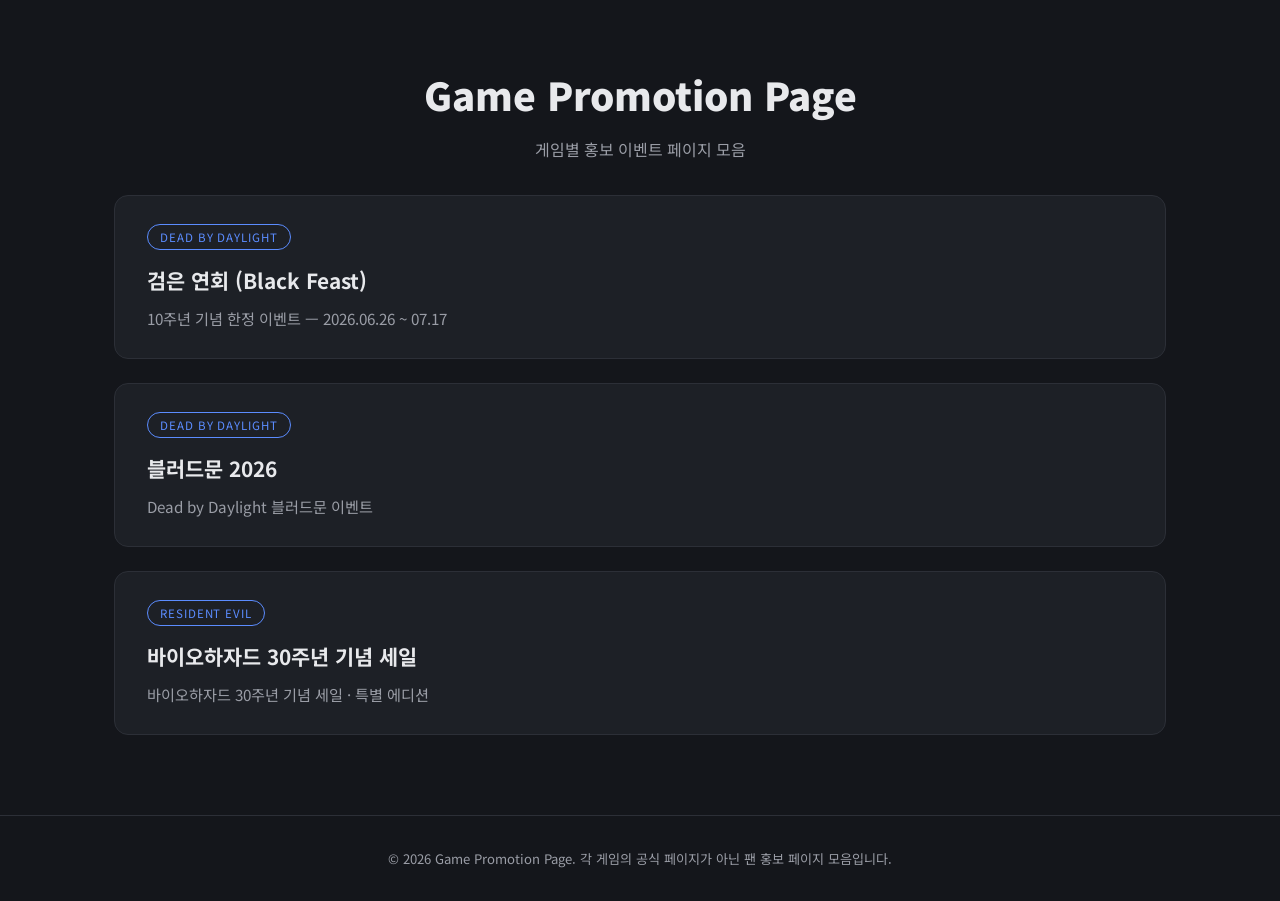
<file: index.html>
<!DOCTYPE html>
<html lang="ko">
<head>
<meta charset="UTF-8">
<meta name="viewport" content="width=device-width, initial-scale=1.0">
<title>Game Promotion Page</title>
<meta name="description" content="게임별 홍보 이벤트 페이지 모음">
<link rel="preconnect" href="https://fonts.googleapis.com">
<link rel="preconnect" href="https://fonts.gstatic.com" crossorigin>
<link href="https://fonts.googleapis.com/css2?family=Noto+Sans+KR:wght@400;500;700;900&display=swap" rel="stylesheet">
<style>
  :root {
    --bg: #14161b;
    --surface: #1d2026;
    --border: #2c2f37;
    --text: #e8e9ec;
    --text-dim: #9a9da6;
    --accent: #5b8cff;
  }
  * { margin: 0; padding: 0; box-sizing: border-box; }
  body {
    background: var(--bg);
    color: var(--text);
    font-family: 'Noto Sans KR', sans-serif;
    line-height: 1.6;
  }
  .container { max-width: 1100px; margin: 0 auto; padding: 0 24px; }
  header.site-header { padding: 64px 0 32px; text-align: center; }
  header.site-header h1 { font-size: clamp(1.8rem, 4vw, 2.4rem); font-weight: 900; margin-bottom: 12px; }
  header.site-header p { color: var(--text-dim); }
  main { padding-bottom: 80px; }
  .card-grid {
    display: grid;
    grid-template-columns: 1fr;
    gap: 24px;
  }
  .game-card {
    display: flex;
    flex-direction: column;
    background: var(--surface);
    border: 1px solid var(--border);
    border-radius: 14px;
    padding: 28px 32px;
    text-decoration: none;
    color: var(--text);
    transition: transform 0.25s, border-color 0.25s;
  }
  .game-card:hover { transform: translateY(-3px); border-color: var(--accent); }
  .game-card .tag {
    display: inline-block;
    font-size: 0.72rem;
    letter-spacing: 0.08em;
    text-transform: uppercase;
    color: var(--accent);
    border: 1px solid var(--accent);
    border-radius: 999px;
    padding: 3px 12px;
    margin-bottom: 14px;
    width: fit-content;
  }
  .game-card h2 { font-size: 1.3rem; margin-bottom: 8px; }
  .game-card p { color: var(--text-dim); font-size: 0.95rem; }
  footer { text-align: center; padding: 32px 0; color: var(--text-dim); font-size: 0.82rem; border-top: 1px solid var(--border); }

  @media (min-width: 768px) {
    .card-grid.cols-2 { grid-template-columns: repeat(2, 1fr); }
    .card-grid.cols-3 { grid-template-columns: repeat(3, 1fr); }
  }
</style>
</head>
<body>

<header class="site-header">
  <div class="container">
    <h1>Game Promotion Page</h1>
    <p>게임별 홍보 이벤트 페이지 모음</p>
  </div>
</header>

<main>
  <div class="container">
    <div class="card-grid">

      <a class="game-card" href="DBD/2026/black-feast/index.html">
        <span class="tag">Dead by Daylight</span>
        <h2>검은 연회 (Black Feast)</h2>
        <p>10주년 기념 한정 이벤트 — 2026.06.26 ~ 07.17</p>
      </a>

      <a class="game-card" href="DBD/2026/BloodMoon/DBD_bloodmoon2026.html">
        <span class="tag">Dead by Daylight</span>
        <h2>블러드문 2026</h2>
        <p>Dead by Daylight 블러드문 이벤트</p>
      </a>

      <a class="game-card" href="BIOHAZARD/2026/BIOHAZARD_30TH_SALE/index.html">
        <span class="tag">Resident Evil</span>
        <h2>바이오하자드 30주년 기념 세일</h2>
        <p>바이오하자드 30주년 기념 세일 · 특별 에디션</p>
      </a>

    </div>
  </div>
</main>

<footer>
  <div class="container">
    &copy; 2026 Game Promotion Page. 각 게임의 공식 페이지가 아닌 팬 홍보 페이지 모음입니다.
  </div>
</footer>

</body>
</html>
</file>
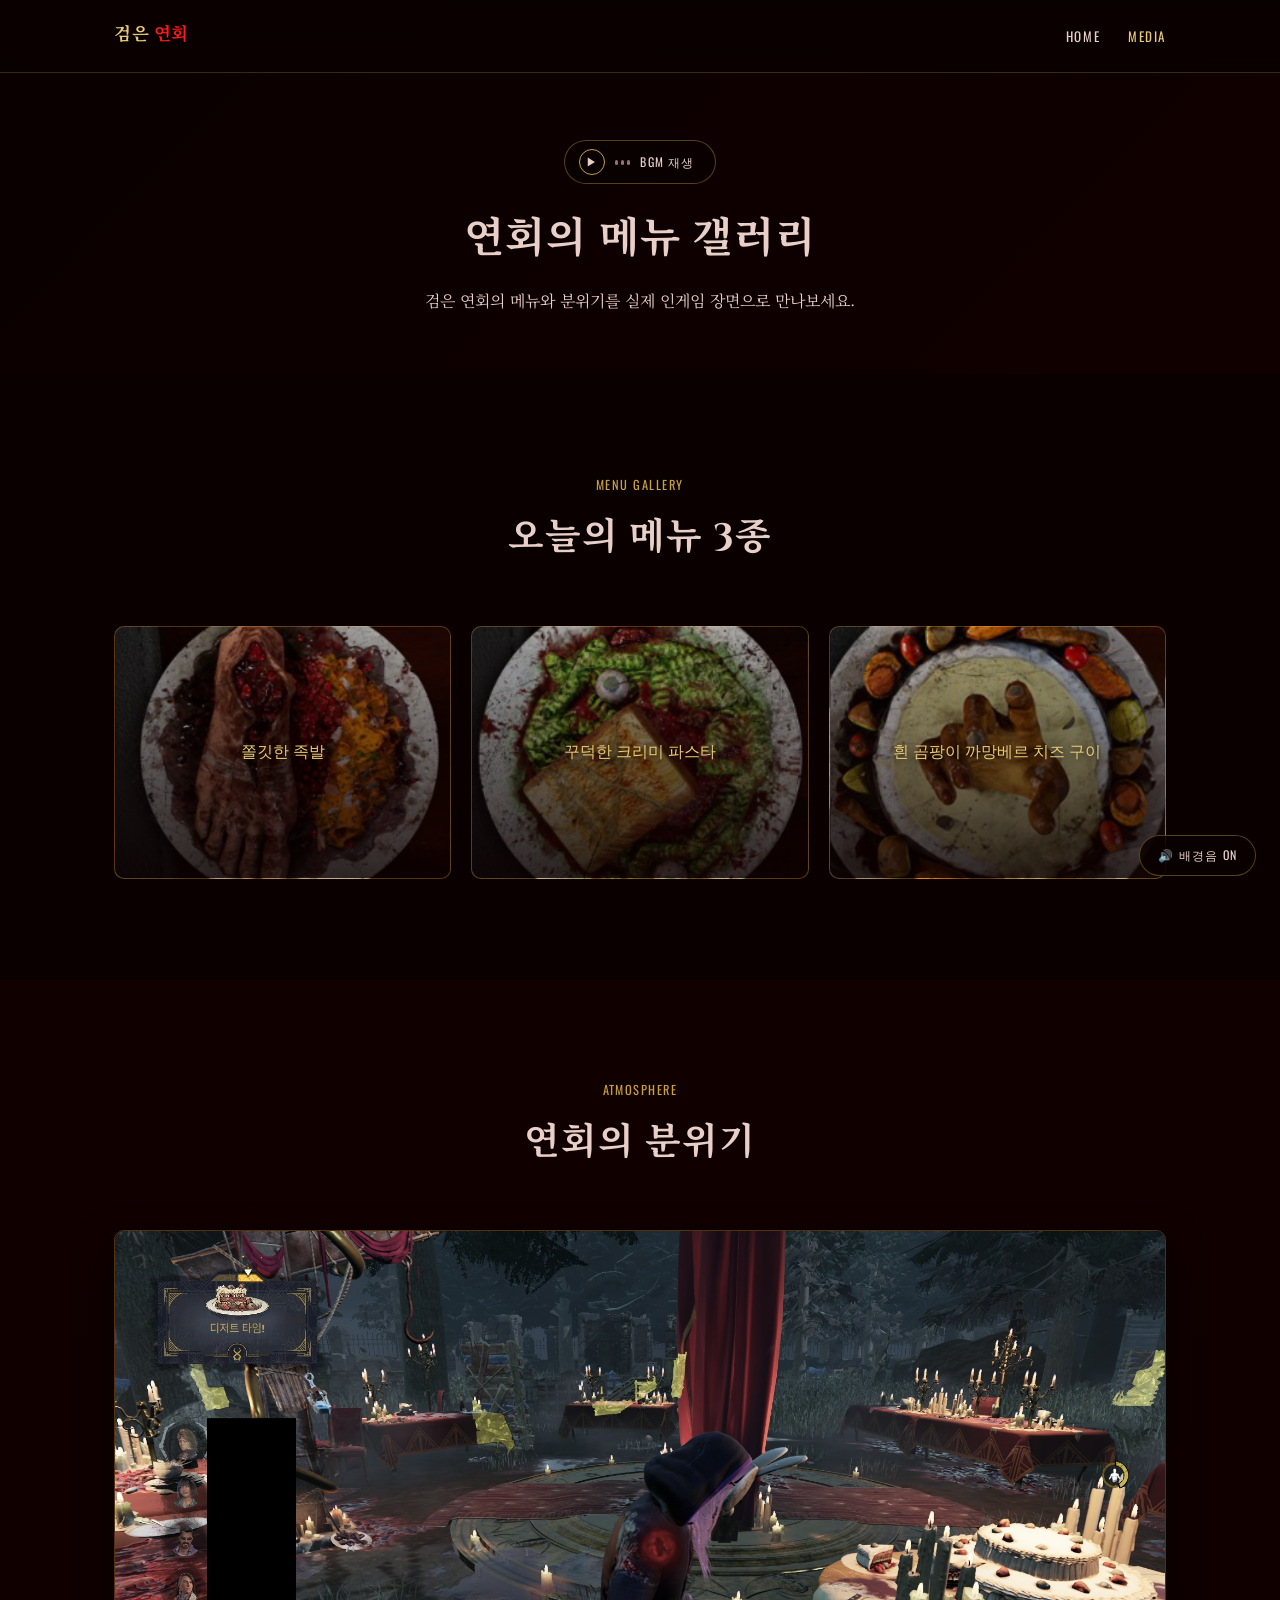
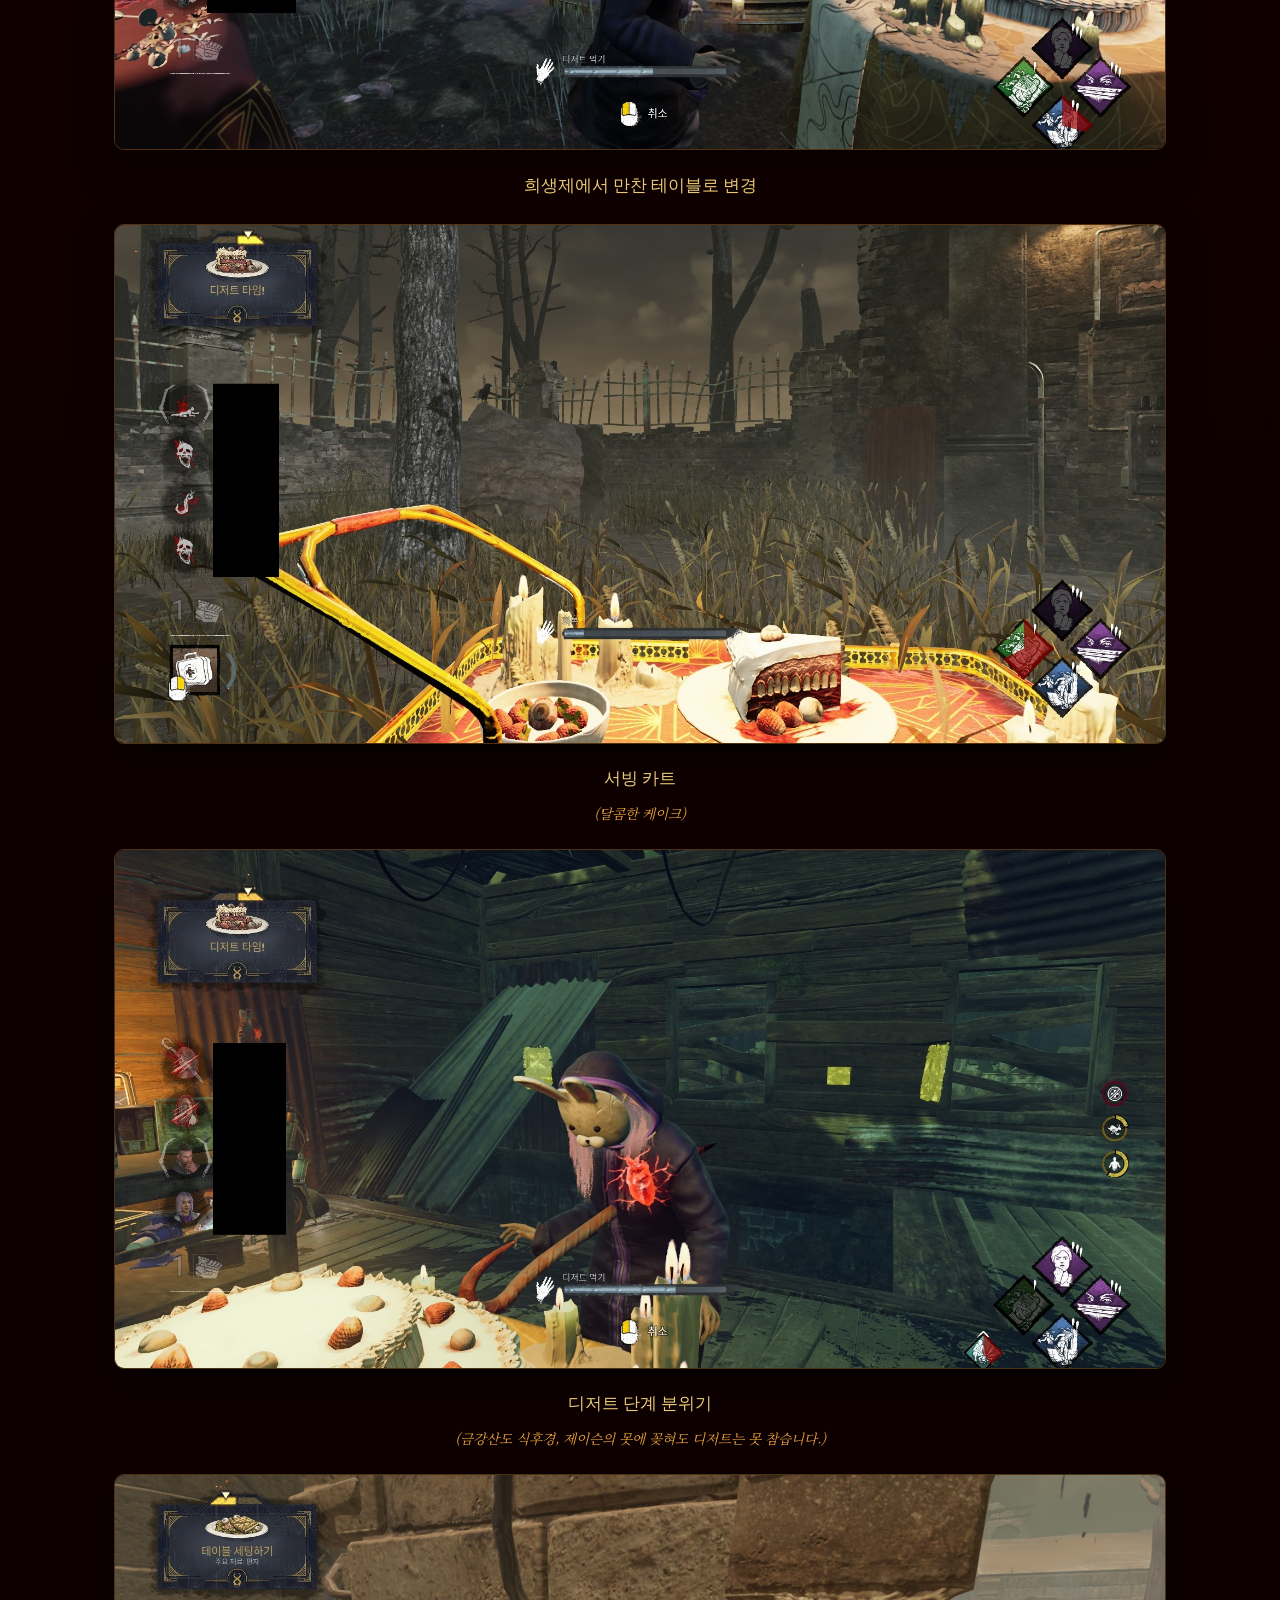
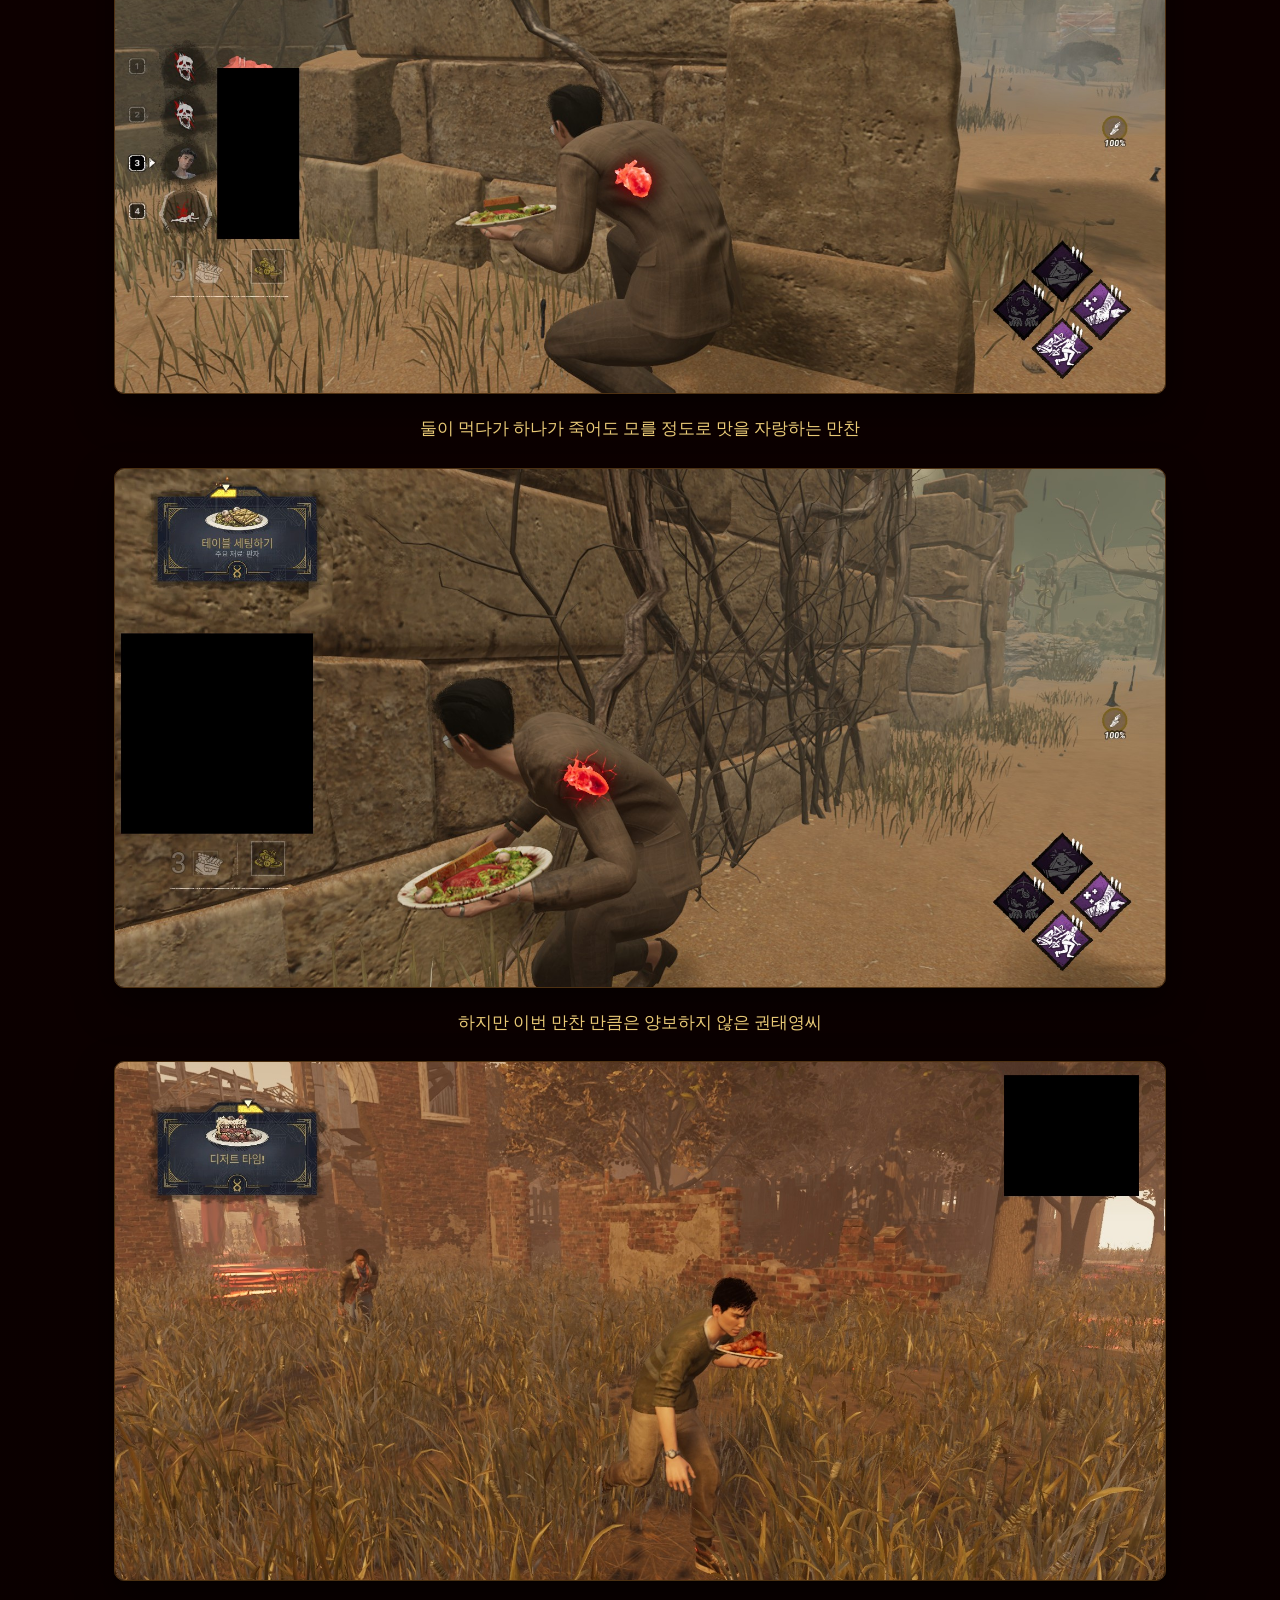
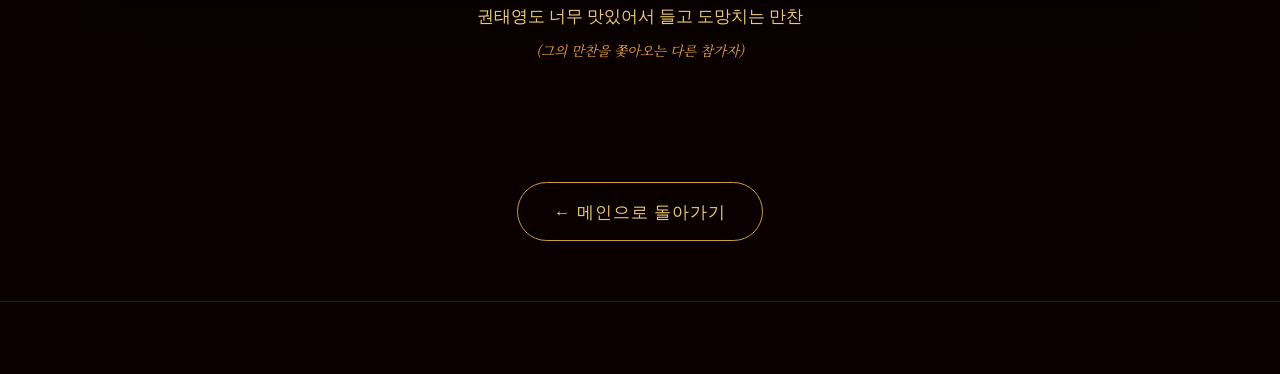
<file: DBD/2026/black-feast/media.html>
<!DOCTYPE html>
<html lang="ko">
<head>
<meta charset="UTF-8">
<meta name="viewport" content="width=device-width, initial-scale=1.0">
<title>검은 연회 미디어 갤러리 | Black Feast - Dead by Daylight</title>
<meta name="description" content="검은 연회 이벤트의 메뉴 갤러리와 연회 분위기 컨셉 아트를 확인하세요.">
<link rel="preconnect" href="https://fonts.googleapis.com">
<link rel="preconnect" href="https://fonts.gstatic.com" crossorigin>
<link href="https://fonts.googleapis.com/css2?family=Cinzel:wght@500;600;700&family=Oswald:wght@300;400;500;700&family=Noto+Serif+KR:wght@300;400;500;700&display=swap" rel="stylesheet">
<link rel="stylesheet" href="https://unpkg.com/aos@2.3.1/dist/aos.css">
<link rel="stylesheet" href="./css/style.css">
</head>
<body>

<header class="site-header">
  <div class="container">
    <a href="index.html" class="brand">검은 <span>연회</span></a>
    <nav>
      <ul class="nav-links">
        <li><a href="index.html">HOME</a></li>
        <li><a href="media.html" class="active">MEDIA</a></li>
      </ul>
    </nav>
    <button class="nav-toggle" aria-label="메뉴 열기">
      <span></span><span></span><span></span>
    </button>
  </div>
</header>

<main>

  <section class="page-hero">
    <div class="container">
      <button class="audio-toggle-btn bgm-player audio-toggle-inline" onclick="toggleAudio()">
        <span class="bgm-player-icon">▶</span>
        <span class="bgm-player-bars"><span></span><span></span><span></span></span>
        <span class="bgm-player-label">BGM 재생</span>
      </button>
      <h1 data-aos="fade-up">연회의 메뉴 갤러리</h1>
      <p data-aos="fade-up" data-aos-delay="100">검은 연회의 메뉴와 분위기를 실제 인게임 장면으로 만나보세요.</p>
    </div>
  </section>

  <section class="section">
    <div class="container">
      <div class="section-head">
        <span class="section-eyebrow">Menu Gallery</span>
        <h2 class="section-title">오늘의 메뉴 3종</h2>
      </div>
      <div class="gallery-grid">
        <div class="gallery-card gallery-card--photo" data-aos="fade-up" style="background-image: url('./images/dish-trotters.png');"><span>쫄깃한 족발</span></div>
        <div class="gallery-card gallery-card--photo" data-aos="fade-up" data-aos-delay="100" style="background-image: url('./images/dish-pasta.png');"><span>꾸덕한 크리미 파스타</span></div>
        <div class="gallery-card gallery-card--photo" data-aos="fade-up" data-aos-delay="200" style="background-image: url('./images/dish-camembert.png');"><span>흰 곰팡이 까망베르 치즈 구이</span></div>
      </div>
    </div>
  </section>

  <section class="section section-alt">
    <div class="container">
      <div class="section-head">
        <span class="section-eyebrow">Atmosphere</span>
        <h2 class="section-title">연회의 분위기</h2>
      </div>
      <figure class="gallery-feature" data-aos="fade-up">
        <img src="./images/atmosphere-tables.jpg" alt="촛불 만찬 테이블">
        <figcaption>희생제에서 만찬 테이블로 변경</figcaption>
      </figure>
      <figure class="gallery-feature" data-aos="fade-up" data-aos-delay="100">
        <img src="./images/atmosphere-cart.jpg" alt="서빙 카트">
        <figcaption>서빙 카트</figcaption>
        <p class="fun-fact">(달콤한 케이크)</p>
      </figure>
      <figure class="gallery-feature" data-aos="fade-up" data-aos-delay="200">
        <img src="./images/atmosphere-dessert.jpg" alt="디저트 단계 분위기">
        <figcaption>디저트 단계 분위기</figcaption>
        <p class="fun-fact">(금강산도 식후경, 제이슨의 못에 꽂혀도 디저트는 못 참습니다.)</p>
      </figure>
      <figure class="gallery-feature" data-aos="fade-up" data-aos-delay="300">
        <img src="./images/atmosphere-tableset.jpg" alt="둘이 먹다가 하나가 죽어도 모를 정도로 맛을 자랑하는 만찬">
        <figcaption>둘이 먹다가 하나가 죽어도 모를 정도로 맛을 자랑하는 만찬</figcaption>
      </figure>
      <figure class="gallery-feature" data-aos="fade-up" data-aos-delay="350">
        <img src="./images/atmosphere-guarding.jpg" alt="하지만 이번 만찬 만큼은 양보하지 않은 권태영씨">
        <figcaption>하지만 이번 만찬 만큼은 양보하지 않은 권태영씨</figcaption>
      </figure>
      <figure class="gallery-feature" data-aos="fade-up" data-aos-delay="400">
        <img src="./images/atmosphere-runaway.jpg" alt="권태영도 너무 맛있어서 들고 도망치는 만찬">
        <figcaption>권태영도 너무 맛있어서 들고 도망치는 만찬</figcaption>
        <p class="fun-fact">(그의 만찬을 쫓아오는 다른 참가자)</p>
      </figure>
    </div>
  </section>

  <div class="back-home">
    <a href="index.html" class="back-link">← 메인으로 돌아가기</a>
  </div>

</main>

<footer class="site-footer">
  <div class="container">
  </div>
</footer>

<script src="https://unpkg.com/aos@2.3.1/dist/aos.js"></script>
<script src="./js/main.js"></script>
<script src="./js/ambient.js"></script>
<button class="audio-toggle-btn audio-toggle-fixed" onclick="toggleAudio()">🔊 배경음 ON</button>
</body>
</html>
</file>
<file: DBD/2026/black-feast/css/style.css>
:root {
  --blood: #8b0000;
  --blood-bright: #cc1111;
  --blood-glow: #ff1a1a;
  --deep: #0a0000;
  --dark: #110000;
  --mid: #1a0000;
  --surface: #220505;
  --text: #e8d0c8;
  --text-dim: #9a7070;
  --gold: #c8a040;
  --gold-bright: #e8c976;
  --poison: #5fae3d;
  --candle: #e8a23d;
}

* { margin: 0; padding: 0; box-sizing: border-box; }

html { scroll-behavior: smooth; }

body {
  background: var(--deep);
  color: var(--text);
  font-family: 'Noto Serif KR', serif;
  line-height: 1.7;
  overflow-x: hidden;
}

h1, h2, h3, .brand, .badge-number {
  font-family: 'Cinzel', 'Noto Serif KR', serif;
  letter-spacing: 0.03em;
}

.eyebrow, .section-eyebrow, .tag, .nav-links a, .meta-date {
  font-family: 'Oswald', 'Noto Serif KR', sans-serif;
  text-transform: uppercase;
  letter-spacing: 0.12em;
}

a { color: inherit; text-decoration: none; }

.container { max-width: 1100px; margin: 0 auto; padding: 0 24px; }

/* Header */
.site-header {
  position: fixed;
  top: 0; left: 0; right: 0;
  z-index: 100;
  background: linear-gradient(180deg, rgba(10,0,0,0.95), rgba(10,0,0,0.7));
  border-bottom: 1px solid rgba(200,160,64,0.25);
}
.site-header .container {
  display: flex;
  align-items: center;
  justify-content: space-between;
  height: 72px;
}
.brand { font-size: 1.1rem; font-weight: 700; color: var(--gold-bright); }
.brand span { color: var(--blood-glow); }
.nav-links { display: flex; gap: 28px; list-style: none; }
.nav-links a { font-size: 0.82rem; color: var(--text); transition: color 0.25s; }
.nav-links a:hover, .nav-links a.active { color: var(--gold-bright); }
.nav-toggle { display: none; flex-direction: column; gap: 5px; background: none; border: none; cursor: pointer; }
.nav-toggle span { width: 24px; height: 2px; background: var(--gold-bright); }

/* Banner */
.banner-hero {
  min-height: 100vh;
  display: flex;
  flex-direction: column;
  align-items: center;
  justify-content: center;
  text-align: center;
  position: relative;
  background:
    linear-gradient(180deg, rgba(10,0,0,0.25) 0%, rgba(10,0,0,0.35) 60%, var(--deep) 100%),
    url('https://deadbydaylight.wiki.gg/images/thumb/EventBanner_theblackbanquet2026.jpg/1920px-EventBanner_theblackbanquet2026.jpg?2b21d1') center 30% / cover no-repeat;
  padding: 0 24px;
}
.banner-text { max-width: 640px; }
.banner-hero .scroll-cue {
  position: absolute;
  bottom: 40px;
  left: 50%;
  transform: translateX(-50%);
}

/* Invitation */
.invitation-section {
  padding: 100px 0;
  background: linear-gradient(180deg, var(--deep), var(--dark));
}
.invitation-inner {
  display: grid;
  grid-template-columns: 420px 1fr;
  gap: 56px;
  align-items: center;
}
.invitation-card-wrap {
  position: relative;
  width: 420px;
  height: 220px;
  border-radius: 6px;
  overflow: hidden;
  box-shadow: 0 0 40px rgba(204,17,17,0.3), 0 20px 44px rgba(0,0,0,0.6);
  border: 1px solid rgba(200,160,64,0.35);
}
.invitation-card {
  position: absolute;
  top: 50%;
  left: 50%;
  width: 220px;
  height: 420px;
  max-width: none;
  object-fit: cover;
  transform: translate(-50%, -50%) rotate(-90deg);
}
.invitation-text .section-eyebrow { display: block; margin-bottom: 12px; }
.invitation-text .section-title { text-align: left; margin-bottom: 18px; }
.invitation-text p { color: var(--text); font-size: 1.02rem; }

/* Hero */
.hero {
  min-height: 100vh;
  display: flex;
  align-items: center;
  justify-content: center;
  text-align: center;
  position: relative;
  background:
    radial-gradient(ellipse at 50% 30%, rgba(204,17,17,0.18), transparent 60%),
    linear-gradient(135deg, var(--deep), var(--dark), var(--mid));
  padding: 80px 24px 60px;
}
.hero::before {
  content: '';
  position: absolute;
  inset: 0;
  background:
    repeating-linear-gradient(90deg, transparent 0 38px, rgba(200,160,64,0.05) 38px 39px),
    repeating-linear-gradient(0deg, transparent 0 38px, rgba(200,160,64,0.05) 38px 39px);
  opacity: 0.5;
  pointer-events: none;
}
.hero-inner { position: relative; max-width: 760px; }
.hero-figure {
  width: 280px;
  max-width: 60vw;
  display: block;
  margin: 0 auto -10px;
  mix-blend-mode: lighten;
  -webkit-mask-image: radial-gradient(ellipse 65% 78% at 50% 42%, black 55%, transparent 100%);
  mask-image: radial-gradient(ellipse 65% 78% at 50% 42%, black 55%, transparent 100%);
  filter: drop-shadow(0 0 36px rgba(204,17,17,0.3));
}
.event-period {
  display: block;
  width: max-content;
  border: 1px solid var(--gold);
  background: rgba(10,0,0,0.5);
  color: var(--gold-bright);
  padding: 6px 18px;
  border-radius: 999px;
  font-size: 1.56rem;
  margin: 0 auto 28px;
}
.hero-title {
  font-size: clamp(2.2rem, 5vw, 3.6rem);
  margin-bottom: 20px;
  text-shadow: 0 0 24px rgba(204,17,17,0.45);
}
.hero-title span {
  color: var(--gold-bright);
  animation: candle-flicker 3.2s infinite ease-in-out;
}
.hero-subtitle { color: var(--text); font-size: 1.05rem; margin-bottom: 36px; }
.hero-subtitle-kr {
  display: block;
  width: max-content;
  font-family: 'Cinzel', 'Noto Serif KR', serif;
  color: var(--gold-bright);
  font-size: 1.3rem;
  letter-spacing: 0.04em;
  background: rgba(10,0,0,0.5);
  padding: 6px 18px;
  border-radius: 999px;
  margin: 0 auto 20px;
}
.scroll-cue { font-size: 0.8rem; color: var(--text); letter-spacing: 0.2em; }

@keyframes candle-flicker {
  0%, 100% { text-shadow: 0 0 10px rgba(232,162,61,0.6), 0 0 22px rgba(204,17,17,0.4); }
  45% { text-shadow: 0 0 18px rgba(232,162,61,0.95), 0 0 34px rgba(204,17,17,0.6); }
  55% { text-shadow: 0 0 6px rgba(232,162,61,0.4), 0 0 14px rgba(204,17,17,0.3); }
}

/* Section base */
.section { padding: 100px 0; position: relative; }
.section-head { text-align: center; max-width: 680px; margin: 0 auto 56px; }
.section-eyebrow { color: var(--gold); font-size: 0.78rem; margin-bottom: 12px; display: block; }
.section-title { font-size: clamp(1.6rem, 3.5vw, 2.3rem); margin-bottom: 16px; }
.section-desc { color: var(--text); }
.menu-board {
  display: block;
  width: 660px;
  max-width: 90vw;
  margin: 32px auto 0;
  border-radius: 6px;
  box-shadow: 0 0 40px rgba(232,162,61,0.35), 0 24px 50px rgba(0,0,0,0.6);
  border: 1px solid rgba(200,160,64,0.4);
}

.section-alt { background: linear-gradient(180deg, var(--dark), var(--deep)); }

/* Rules grid */
.rules-grid {
  display: grid;
  grid-template-columns: 1fr;
  gap: 24px;
}
.rule-card {
  background: var(--surface);
  border: 1px solid rgba(200,160,64,0.18);
  border-radius: 10px;
  padding: 28px;
  transition: transform 0.3s, box-shadow 0.3s, border-color 0.3s;
}
.rule-card:hover {
  transform: translateY(-4px);
  border-color: var(--gold);
  box-shadow: 0 12px 32px rgba(204,17,17,0.25);
}
.rule-card .rule-label {
  display: inline-block;
  font-family: 'Oswald', sans-serif;
  font-size: 0.7rem;
  letter-spacing: 0.1em;
  text-transform: uppercase;
  color: var(--gold-bright);
  border: 1px solid var(--gold);
  border-radius: 999px;
  padding: 4px 12px;
  margin-bottom: 14px;
}
.rule-card h3 { font-size: 1.15rem; margin-bottom: 10px; }
.rule-card p { color: var(--text); font-size: 0.95rem; }
.rule-card--dessert { min-height: 420px; background-position: center; }
.dessert-feature {
  display: block;
  opacity: 0.7;
  width: 100%;
  max-width: 340px;
  height: auto;
  margin: 16px auto;
  border-radius: 10px;
  border: 1px solid rgba(200,160,64,0.35);
  box-shadow: 0 10px 28px rgba(0,0,0,0.5);
}

.rule-card--bg {
  position: relative;
  background-size: cover;
  background-position: center 30%;
  min-height: 340px;
  display: flex;
  flex-direction: column;
  justify-content: flex-end;
}
.rule-card--bg::before {
  content: '';
  position: absolute;
  inset: 0;
  background: linear-gradient(180deg, rgba(10,0,0,0.15) 0%, rgba(10,0,0,0.55) 55%, rgba(10,0,0,0.92) 100%);
  border-radius: inherit;
  z-index: 2;
}
.rule-card--bg > * { position: relative; z-index: 3; }
.rule-card--survivor { min-height: 560px; background-position: center 12%; }
.rule-card--menu { aspect-ratio: 16 / 9; min-height: 0; background-position: center; }
.rule-card--menu::before {
  background: linear-gradient(180deg, rgba(10,0,0,0.55) 0%, rgba(10,0,0,0.72) 55%, rgba(10,0,0,0.95) 100%);
}
.rule-card--menu .menu-preview-row {
  position: absolute;
  top: 50%;
  left: 50%;
  transform: translate(-50%, -50%);
  margin: 0;
  width: 100%;
}
.menu-preview-row {
  display: flex;
  justify-content: center;
  gap: 20px;
  flex-wrap: wrap;
  margin-top: 16px;
}
.menu-preview-item {
  display: flex;
  flex-direction: column;
  align-items: center;
  gap: 12px;
  width: 220px;
  text-align: center;
}
.menu-preview-item img {
  width: 192px;
  height: 192px;
  border-radius: 50%;
  object-fit: cover;
  border: 3px solid var(--gold);
  box-shadow: 0 10px 26px rgba(0,0,0,0.55);
}
.menu-preview-item span {
  font-size: 0.95rem;
  line-height: 1.3;
  color: var(--text);
  text-shadow: 0 2px 6px rgba(0,0,0,0.85);
}
.survivor-banner {
  width: auto;
  max-width: 240px;
  height: auto;
  display: block;
  margin: 0 auto 18px;
  border-radius: 8px;
  border: 1px solid rgba(200,160,64,0.35);
  box-shadow: 0 10px 28px rgba(0,0,0,0.55);
}
.rule-card--bg h3 { color: var(--gold-bright); text-shadow: 0 2px 8px rgba(0,0,0,0.8); }
.rule-card--bg p { color: var(--text); text-shadow: 0 2px 8px rgba(0,0,0,0.8); }
.fun-fact {
  margin-top: 8px;
  font-style: italic;
  font-size: 0.85rem;
  color: var(--candle) !important;
}

/* Menu showcase */
.menu-swiper {
  padding: 10px 56px 56px;
}
.menu-swiper .menu-card {
  max-width: 460px;
  margin: 0 auto;
}
.menu-swiper .swiper-button-next,
.menu-swiper .swiper-button-prev {
  color: var(--gold-bright);
}
.menu-swiper .swiper-pagination-bullet {
  background: var(--text-dim);
  opacity: 0.6;
}
.menu-swiper .swiper-pagination-bullet-active {
  background: var(--gold-bright);
  opacity: 1;
}
.menu-swiper.no-swiper .swiper-wrapper {
  display: block;
}
.menu-swiper.no-swiper .swiper-slide {
  margin-bottom: 24px;
}
.menu-swiper.no-swiper .swiper-button-next,
.menu-swiper.no-swiper .swiper-button-prev,
.menu-swiper.no-swiper .swiper-pagination {
  display: none;
}
.menu-card {
  border-radius: 12px;
  padding: 32px 24px;
  position: relative;
  overflow: hidden;
  background: linear-gradient(160deg, var(--surface), var(--dark));
  border: 1px solid rgba(232,162,61,0.2);
  transition: transform 0.3s, box-shadow 0.3s;
}
.menu-card::before {
  content: '';
  position: absolute;
  inset: -40% -40% auto auto;
  width: 200px; height: 200px;
  background: radial-gradient(circle, rgba(232,162,61,0.25), transparent 70%);
  pointer-events: none;
}
.menu-card:hover {
  transform: translateY(-6px) scale(1.015);
  box-shadow: 0 16px 40px rgba(204,17,17,0.3);
  border-color: var(--candle);
}
.menu-card--intro:hover {
  transform: translate(-50%, -50%) scale(1.015);
}
.menu-card-banner {
  display: block;
  width: calc(100% + 48px);
  margin: -32px -24px 20px;
  border-radius: 12px 12px 0 0;
  box-shadow: 0 10px 24px rgba(0,0,0,0.5);
}
.menu-card-banner--placeholder {
  height: 200px;
  display: flex;
  align-items: center;
  justify-content: center;
  background: linear-gradient(135deg, var(--blood-bright), var(--gold));
  color: var(--deep);
  font-family: 'Cinzel', serif;
  font-size: 0.95rem;
  text-align: center;
}
.menu-card .menu-icon {
  width: 72px; height: 72px;
  border-radius: 50%;
  object-fit: cover;
  background: linear-gradient(135deg, var(--candle), var(--blood-bright));
  border: 2px solid var(--gold);
  box-shadow: 0 6px 16px rgba(0,0,0,0.4);
  margin-bottom: 18px;
}
.menu-card h3 { font-size: 1.2rem; margin-bottom: 14px; color: var(--gold-bright); }
.waiter-greeting {
  max-width: 420px;
  font-style: italic;
  font-size: 1.05rem;
  color: var(--candle);
}
.menu-swiper .swiper-slide { position: relative; min-height: 680px; }
.menu-card--intro {
  position: absolute;
  top: 50%;
  left: 50%;
  transform: translate(-50%, -50%);
  display: flex;
  align-items: center;
  justify-content: center;
  text-align: center;
  width: 90%;
  min-height: 0;
  box-sizing: border-box;
}
.waiter-intro {
  border-left: 2px solid var(--gold);
  padding-left: 14px;
  margin-bottom: 18px;
}
.waiter-intro p {
  font-style: italic;
  font-size: 0.88rem;
  color: var(--candle);
  margin-bottom: 6px;
}
.waiter-intro p:last-child { margin-bottom: 0; }
.hl-part { color: var(--blood-glow); font-weight: 600; }
.hl-name { color: var(--gold-bright); font-weight: 600; }
.menu-card .effect-row { margin-bottom: 10px; font-size: 0.88rem; }
.menu-card .effect-row b { font-family: 'Noto Serif KR', sans-serif; font-size: 0.78rem; letter-spacing: 0.02em; display: block; color: var(--poison); margin-bottom: 2px; }
.menu-card .effect-row span { color: var(--text); }

/* Media Teaser */
.media-teaser-section {
  padding: 60px 0;
  text-align: center;
}
.media-teaser-text {
  color: var(--text);
  font-size: 1rem;
  margin-bottom: 16px;
}
.media-teaser-link {
  display: inline-block;
  color: var(--gold-bright);
  font-family: 'Oswald', sans-serif;
  letter-spacing: 0.05em;
  font-size: 0.9rem;
  border-bottom: 1px solid var(--gold);
  padding-bottom: 4px;
  transition: color 0.25s, border-color 0.25s;
}
.media-teaser-link:hover { color: var(--blood-glow); border-color: var(--blood-glow); }

/* Trailer */
.trailer-section { padding: 60px 0 80px; }
.trailer-inner { max-width: 760px; margin: 0 auto; text-align: center; padding: 0 24px; }
.trailer-card {
  display: block;
  position: relative;
  margin-top: 28px;
  aspect-ratio: 16/9;
  overflow: hidden;
  border-radius: 12px;
  border: 1px solid var(--gold);
  box-shadow: 0 0 40px rgba(204,17,17,0.25);
  transition: box-shadow 0.3s, border-color 0.3s;
}
.trailer-card:hover { border-color: var(--candle); box-shadow: 0 0 50px rgba(232,162,61,0.4); }
.trailer-thumb { width: 100%; height: 100%; object-fit: cover; display: block; opacity: 0.75; transition: opacity 0.3s, transform 0.3s; }
.trailer-card:hover .trailer-thumb { opacity: 0.9; transform: scale(1.02); }
.trailer-overlay {
  position: absolute;
  inset: 0;
  display: flex;
  flex-direction: column;
  align-items: center;
  justify-content: center;
  gap: 14px;
  background: linear-gradient(180deg, rgba(10,0,0,0.25) 0%, rgba(10,0,0,0.7) 100%);
}
.trailer-play {
  width: 68px;
  height: 68px;
  border-radius: 50%;
  display: flex;
  align-items: center;
  justify-content: center;
  background: rgba(10,0,0,0.7);
  border: 2px solid var(--gold-bright);
  color: var(--gold-bright);
  font-size: 1.4rem;
  transition: transform 0.3s, background 0.3s;
}
.trailer-card:hover .trailer-play { transform: scale(1.1); background: rgba(204,17,17,0.5); }
.trailer-sub {
  font-family: 'Oswald', sans-serif;
  font-size: 0.8rem;
  letter-spacing: 0.1em;
  color: var(--text);
}

/* CTA */
.cta-section { text-align: center; padding: 100px 0; }
.cta-box {
  position: relative;
  background:
    radial-gradient(ellipse at 50% 0%, rgba(204,17,17,0.25), transparent 65%),
    linear-gradient(180deg, rgba(10,0,0,0.7) 0%, rgba(10,0,0,0.88) 100%),
    url('./images/invitation.png') center / cover no-repeat;
  border: 1px solid var(--gold);
  border-radius: 16px;
  padding: 56px 32px;
  max-width: 680px;
  margin: 0 auto;
  transition: transform 0.35s, box-shadow 0.35s, border-color 0.35s;
}
.cta-box:hover {
  transform: translateY(-6px);
  border-color: var(--candle);
  box-shadow: 0 24px 56px rgba(204,17,17,0.4);
}
.cta-box-seal {
  position: absolute;
  display: block;
  top: -80px;
  left: -26px;
  width: 128px;
  height: 244px;
  border-radius: 6px;
  overflow: hidden;
  box-shadow: 0 8px 20px rgba(0,0,0,0.6);
  transform: rotate(213deg);
  transition: transform 0.4s, box-shadow 0.4s;
  z-index: 2;
  cursor: pointer;
}
.cta-box-seal img {
  width: 100%;
  height: 100%;
  object-fit: cover;
  display: block;
}
.cta-box:hover .cta-box-seal {
  transform: rotate(208deg) scale(1.1);
  box-shadow: 0 14px 30px rgba(232,162,61,0.5);
}
.cta-box h2 { font-size: 1.8rem; margin-bottom: 16px; }
.cta-box p { color: var(--text); margin-bottom: 28px; }
.btn-primary {
  display: inline-block;
  background: linear-gradient(135deg, var(--blood-bright), var(--blood));
  color: var(--text);
  padding: 14px 36px;
  border-radius: 999px;
  font-family: 'Oswald', sans-serif;
  letter-spacing: 0.08em;
  text-transform: uppercase;
  font-size: 0.85rem;
  border: 1px solid var(--gold);
  transition: box-shadow 0.3s, transform 0.3s;
}
.btn-primary:hover { box-shadow: 0 0 28px rgba(204,17,17,0.6); transform: translateY(-2px); }
.cta-note { margin-top: 18px; font-size: 0.78rem; color: var(--text); opacity: 0.7; }

/* Footer */
.site-footer {
  border-top: 1px solid rgba(200,160,64,0.18);
  padding: 36px 0;
  text-align: center;
  color: var(--text);
  font-size: 0.82rem;
}
.site-footer a { color: var(--gold); }
.back-link {
  display: inline-block;
  color: var(--gold-bright);
  font-family: 'Oswald', sans-serif;
  letter-spacing: 0.06em;
  font-size: 1.05rem;
  padding: 14px 36px;
  border: 1px solid var(--gold);
  border-radius: 999px;
  transition: box-shadow 0.3s, transform 0.3s, color 0.3s, border-color 0.3s;
}
.back-link:hover {
  color: #fff;
  border-color: var(--candle);
  box-shadow: 0 0 24px rgba(232,162,61,0.4);
  transform: translateY(-2px);
}
.back-home { text-align: center; padding: 20px 0 60px; }

/* About / Media page generic content blocks */
.content-block {
  background: var(--surface);
  border: 1px solid rgba(200,160,64,0.15);
  border-radius: 10px;
  padding: 32px;
  margin-bottom: 28px;
}
.content-block h2 { color: var(--gold-bright); font-size: 1.4rem; margin-bottom: 16px; }
.content-block p { color: var(--text); }
.content-block ul { margin-top: 14px; padding-left: 20px; color: var(--text); }
.content-block li { margin-bottom: 8px; }

.page-hero {
  padding: 140px 0 60px;
  text-align: center;
  background: linear-gradient(135deg, var(--deep), var(--dark));
}
.page-hero h1 { font-size: clamp(1.8rem, 4vw, 2.6rem); margin-bottom: 12px; }
.page-hero p { color: var(--text); }

.gallery-grid {
  display: grid;
  grid-template-columns: repeat(3, 1fr);
  gap: 20px;
}
.gallery-card {
  border-radius: 10px;
  aspect-ratio: 4/3;
  display: flex;
  align-items: center;
  justify-content: center;
  text-align: center;
  font-family: 'Cinzel', serif;
  color: var(--gold-bright);
  font-size: 1rem;
  padding: 16px;
  background: linear-gradient(150deg, var(--candle) 0%, var(--blood-bright) 50%, var(--deep) 100%);
  background-size: 200% 200%;
  border: 1px solid rgba(232,162,61,0.3);
  transition: transform 0.3s;
}
.gallery-card:hover { transform: translateY(-4px) scale(1.02); }
.gallery-card--photo {
  position: relative;
  background-size: cover;
  background-position: center;
}
.gallery-card--photo::before {
  content: '';
  position: absolute;
  inset: 0;
  background: linear-gradient(180deg, rgba(10,0,0,0.1) 0%, rgba(10,0,0,0.8) 100%);
  border-radius: inherit;
}
.gallery-card--photo span { position: relative; z-index: 1; text-shadow: 0 2px 8px rgba(0,0,0,0.85); }

.gallery-feature {
  margin-top: 24px;
  text-align: center;
}
.gallery-feature img {
  width: 100%;
  max-height: 520px;
  object-fit: cover;
  border-radius: 10px;
  border: 1px solid rgba(232,162,61,0.3);
  box-shadow: 0 16px 36px rgba(0,0,0,0.5);
}
.gallery-feature figcaption {
  margin-top: 14px;
  font-family: 'Cinzel', serif;
  color: var(--gold-bright);
  font-size: 1.05rem;
}
.gallery-card.placeholder-note { background: var(--surface); color: var(--text); font-family: 'Noto Serif KR', serif; font-size: 0.85rem; }

/* Ambient audio toggle */
.audio-toggle-btn {
  display: inline-block;
  background: rgba(10,0,0,0.85);
  border: 1px solid rgba(200,160,64,0.4);
  color: var(--text);
  font-family: 'Oswald', sans-serif;
  font-size: 0.75rem;
  letter-spacing: 0.1em;
  padding: 10px 18px;
  border-radius: 999px;
  cursor: pointer;
  transition: all 0.3s;
}
.audio-toggle-btn:hover { border-color: var(--candle); color: #fff; }
.audio-toggle-btn.audio-on {
  border-color: var(--candle);
  color: var(--candle);
  box-shadow: 0 0 14px rgba(232,162,61,0.4);
}
.audio-toggle-fixed {
  position: fixed;
  bottom: 24px;
  right: 24px;
  z-index: 9999;
}
.audio-toggle-inline {
  margin-bottom: 20px;
}

.bgm-player {
  display: inline-flex;
  align-items: center;
  gap: 10px;
  padding: 8px 20px 8px 14px;
}
.bgm-player:not(.playing) {
  animation: bgm-invite-pulse 1.8s ease-out infinite;
}
.bgm-player:not(.playing) .bgm-player-icon {
  animation: bgm-invite-bounce 1.8s ease-in-out infinite;
}
@keyframes bgm-invite-pulse {
  0% { box-shadow: 0 0 0 0 rgba(232,162,61,0.55); }
  70% { box-shadow: 0 0 0 12px rgba(232,162,61,0); }
  100% { box-shadow: 0 0 0 0 rgba(232,162,61,0); }
}
@keyframes bgm-invite-bounce {
  0%, 100% { transform: scale(1); }
  50% { transform: scale(1.18); }
}
.bgm-player-icon {
  display: inline-flex;
  align-items: center;
  justify-content: center;
  width: 26px;
  height: 26px;
  border-radius: 50%;
  border: 1px solid var(--gold);
  font-size: 0.7rem;
  line-height: 1;
}
.bgm-player-bars {
  display: inline-flex;
  align-items: center;
  gap: 3px;
  height: 16px;
}
.bgm-player-bars span {
  width: 3px;
  height: 5px;
  background: var(--text-dim);
  border-radius: 2px;
  transition: background 0.3s;
}
.bgm-player.playing .bgm-player-bars span {
  background: var(--candle);
  animation: bgm-bar-bounce 0.9s ease-in-out infinite;
}
.bgm-player-bars span:nth-child(1) { animation-delay: 0s; }
.bgm-player-bars span:nth-child(2) { animation-delay: 0.2s; }
.bgm-player-bars span:nth-child(3) { animation-delay: 0.4s; }
@keyframes bgm-bar-bounce {
  0%, 100% { height: 5px; }
  50% { height: 15px; }
}
.bgm-player.playing .bgm-player-icon { border-color: var(--candle); }

/* No-JS / AOS fallback */
.no-aos [data-aos] { opacity: 1 !important; transform: none !important; transition: none !important; }

@media (max-width: 768px) {
  .rules-grid, .gallery-grid { grid-template-columns: 1fr; }
  .menu-swiper { padding: 10px 8px 56px; }
  .invitation-inner { grid-template-columns: 1fr; text-align: center; }
  .invitation-card-wrap { width: 280px; height: 147px; margin: 0 auto; }
  .invitation-card { width: 147px; height: 280px; }
  .invitation-text .section-title, .invitation-text .section-eyebrow { text-align: center; }
  .nav-links { display: none; }
  .nav-links.open {
    display: flex;
    flex-direction: column;
    position: absolute;
    top: 72px; left: 0; right: 0;
    background: var(--dark);
    padding: 20px 24px;
    gap: 16px;
    border-bottom: 1px solid rgba(200,160,64,0.25);
  }
  .nav-toggle { display: flex; }
  .section { padding: 70px 0; }
}

@media (max-width: 480px) {
  .hero-title { font-size: 2rem; }
  .cta-box { padding: 40px 20px; }
  .content-block { padding: 22px; }
}
</file>
